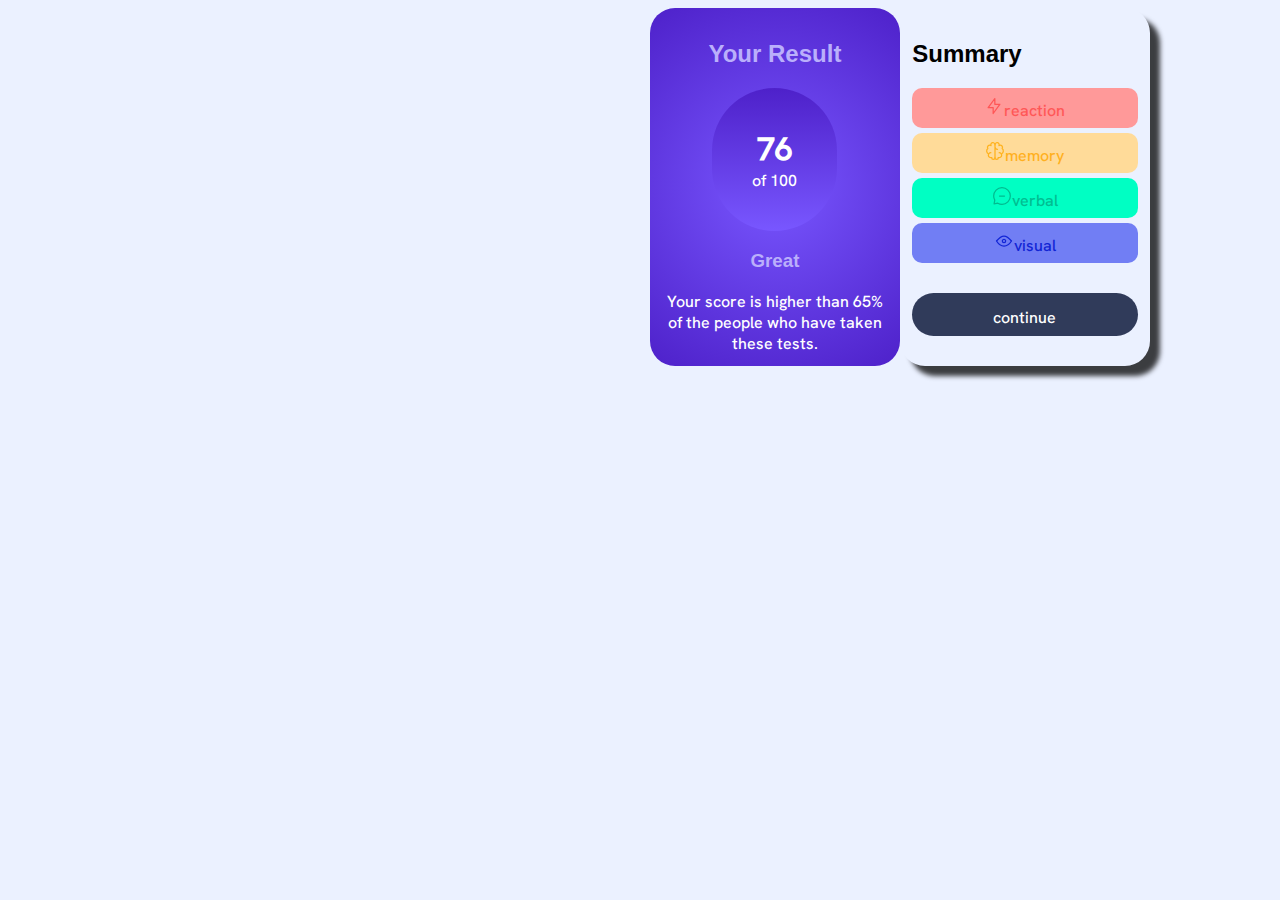
<file: 0304/index.html>
<!DOCTYPE html>
<html lang="hu">
<head>
    <meta charset="UTF-8">
    <meta name="viewport" content="width=device-width, initial-scale=1.0">
    <meta http-equiv="X-UA-Compatible" content="ie=edge">
    <title>Document</title>
    <link rel="stylesheet" href="style.css">
</head>
<body>
    <div class="box"> 
        <div class="col1">
            <h2>Your Result</h2>
            <div class="score"><h1>76</h1><p>of 100</p></div>
            <h3>Great</h3>
            <p class="message">Your score is higher than 65% of the people who have taken these tests.</p>
        </div>
        <div class="col2">
            <h2 class="summary">Summary</h2>
            <p class="reaction">reaction</p>
            <p class="memory">memory</p>
            <p class="verbal">verbal</p>
            <p class="visual">visual</p>
            <div class="continue"><p> continue</p></div>
        </div>
    </div>
</body>
</html>
</file>
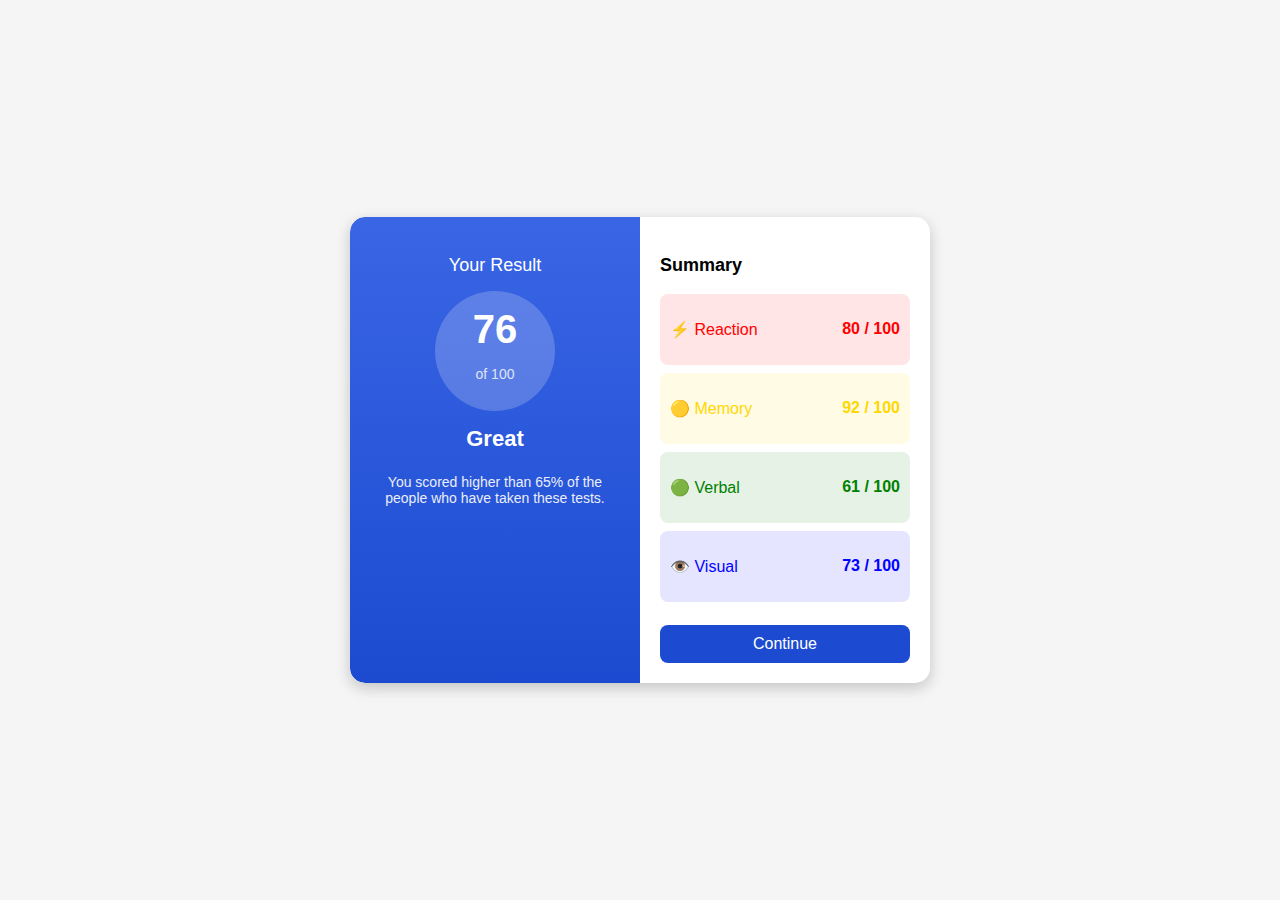
<file: 0304/csetgépété/index.html>
<!DOCTYPE html>
<html lang="en">
<head>
    <meta charset="UTF-8">
    <meta name="viewport" content="width=device-width, initial-scale=1.0">
    <title>Test Result</title>
    <link rel="stylesheet" href="styles.css">
</head>
<body>
    <div class="container">
        <div class="result-box">
            <p class="title">Your Result</p>
            <div class="score-circle">
                <p class="score">76</p>
                <p class="of-100">of 100</p>
            </div>
            <p class="rating">Great</p>
            <p class="description">You scored higher than 65% of the people who have taken these tests.</p>
        </div>
        
        <div class="summary-box">
            <p class="summary-title">Summary</p>
            <div class="summary-item reaction">
                <p>⚡ Reaction</p>
                <p class="score-text">80 / 100</p>
            </div>
            <div class="summary-item memory">
                <p>🟡 Memory</p>
                <p class="score-text">92 / 100</p>
            </div>
            <div class="summary-item verbal">
                <p>🟢 Verbal</p>
                <p class="score-text">61 / 100</p>
            </div>
            <div class="summary-item visual">
                <p>👁️ Visual</p>
                <p class="score-text">73 / 100</p>
            </div>
            <button class="continue-btn">Continue</button>
        </div>
    </div>
</body>
</html>
</file>
<file: 0304/style.css>
.box{
    display: flex;
    text-align: center;
}
.col1{
    background-image: radial-gradient(circle,hsl(252, 100%, 67%),hsla(256, 72%, 46%, 1));
   padding: 2%;
   border-radius: 25px;
}
h2,h3{
    color: #baaffb;
    font-family: Arial, Helvetica, sans-serif;
}
h1,p{
    font-family: Hanken;
    color: white;
    margin: 0;
}
.score{
    border-radius: 100px;
    padding-top:50px;
    margin: auto;
    max-width: fit-content;
    padding: 40px;
    background-image: linear-gradient(hsla(256, 72%, 46%, 1), hsl(252, 100%, 67%));
}
body{
    margin-left: 650px;
}
html{background-color: hsl(221, 100%, 96%);}
.message{
    max-width: 225px;}
h1{margin: 0;}
.col2{
    box-shadow: 10px 10px 5px 0px rgba(0,0,0,0.75);
    -webkit-box-shadow: 10px 10px 5px 0px rgba(0,0,0,0.75);
    -moz-box-shadow: 10px 10px 5px 0px rgba(0,0,0,0.75);
    width: 225.25px;
    padding: 2%;
    border-radius: 25px;
}
.reaction{
    color: hsl(0, 100%, 67%);
    border-radius: 25px;
    background-color: hsl(0, 100%, 80%);
}
.memory{
    color: hsl(39, 100%, 56%);
    background-color:hsl(39, 100%, 80%) ;
}
.verbal{
    color: hsl(166, 100%, 37%);
    background-color: hsl(166, 100%, 50%);
}
.visual{
    color: hsl(234, 85%, 45%);
    background-color: hsl(234, 85%, 70%);
}
.reaction::before{
    content: url(assets/images/icon-reaction.svg);
}
.memory::before{
    content: url(assets/images/icon-memory.svg);
}
.verbal::before{
    content: url(assets/images/icon-verbal.svg);
}
.visual::before{
    content: url(assets/images/icon-visual.svg);
}
.col2 p{
    padding-top: 7.5px;
    padding-bottom: 7.5px;
    margin-top: 5px;
    border-radius: 10px;
}
.continue{
    background-color: hsl(224, 30%, 27%);
    border-radius: 25px;
    margin-top: 30px;
    padding: 1px;
}
.summary{
    color: black;
    text-align: left;
}
@font-face {
    font-family: 'Hanken'; /*a name to be used later*/
    src: url("/0304/assets/fonts/static/HankenGrotesk-Medium.ttf"); /*URL to font*/
}
</file>
<file: 0304/csetgépété/styles.css>
body {
    font-family: Arial, sans-serif;
    background-color: #f5f5f5;
    display: flex;
    justify-content: center;
    align-items: center;
    height: 100vh;
    margin: 0;
}
 
/* Main Container */
.container {
    display: flex;
    background-color: white;
    border-radius: 15px;
    box-shadow: 0 5px 15px rgba(0, 0, 0, 0.2);
    overflow: hidden;
}
 
/* Left Box - Result */
.result-box {
    background: linear-gradient(to bottom, #3a66e5, #1c4bd1);
    color: white;
    text-align: center;
    padding: 20px;
    width: 250px;
    border-radius: 15px 0 0 15px;
}
 
.title {
    font-size: 18px;
    margin-bottom: 15px;
}
 
.score-circle {
    width: 120px;
    height: 120px;
    background: rgba(255, 255, 255, 0.2);
    border-radius: 50%;
    display: flex;
    flex-direction: column;
    justify-content: center;
    align-items: center;
    margin: 0 auto;
}
 
.score {
    font-size: 40px;
    font-weight: bold;
    margin: 0;
}
 
.of-100 {
    font-size: 14px;
    opacity: 0.8;
}
 
.rating {
    font-size: 22px;
    font-weight: bold;
    margin-top: 15px;
}
 
.description {
    font-size: 14px;
    margin-top: 10px;
    opacity: 0.9;
}
 
/* Right Box - Summary */
.summary-box {
    padding: 20px;
    width: 250px;
}
 
.summary-title {
    font-size: 18px;
    font-weight: bold;
}
 
.summary-item {
    display: flex;
    justify-content: space-between;
    padding: 10px;
    margin: 8px 0;
    border-radius: 8px;
}
 
.reaction {
    background-color: rgba(255, 0, 0, 0.1);
    color: red;
}
 
.memory {
    background-color: rgba(255, 215, 0, 0.1);
    color: gold;
}
 
.verbal {
    background-color: rgba(0, 128, 0, 0.1);
    color: green;
}
 
.visual {
    background-color: rgba(0, 0, 255, 0.1);
    color: blue;
}
 
.score-text {
    font-weight: bold;
}
 
.continue-btn {
    background-color: #1c4bd1;
    color: white;
    border: none;
    width: 100%;
    padding: 10px;
    border-radius: 8px;
    font-size: 16px;
    margin-top: 15px;
    cursor: pointer;
}
 
.continue-btn:hover {
    background-color: #143aa5;
}
</file>
